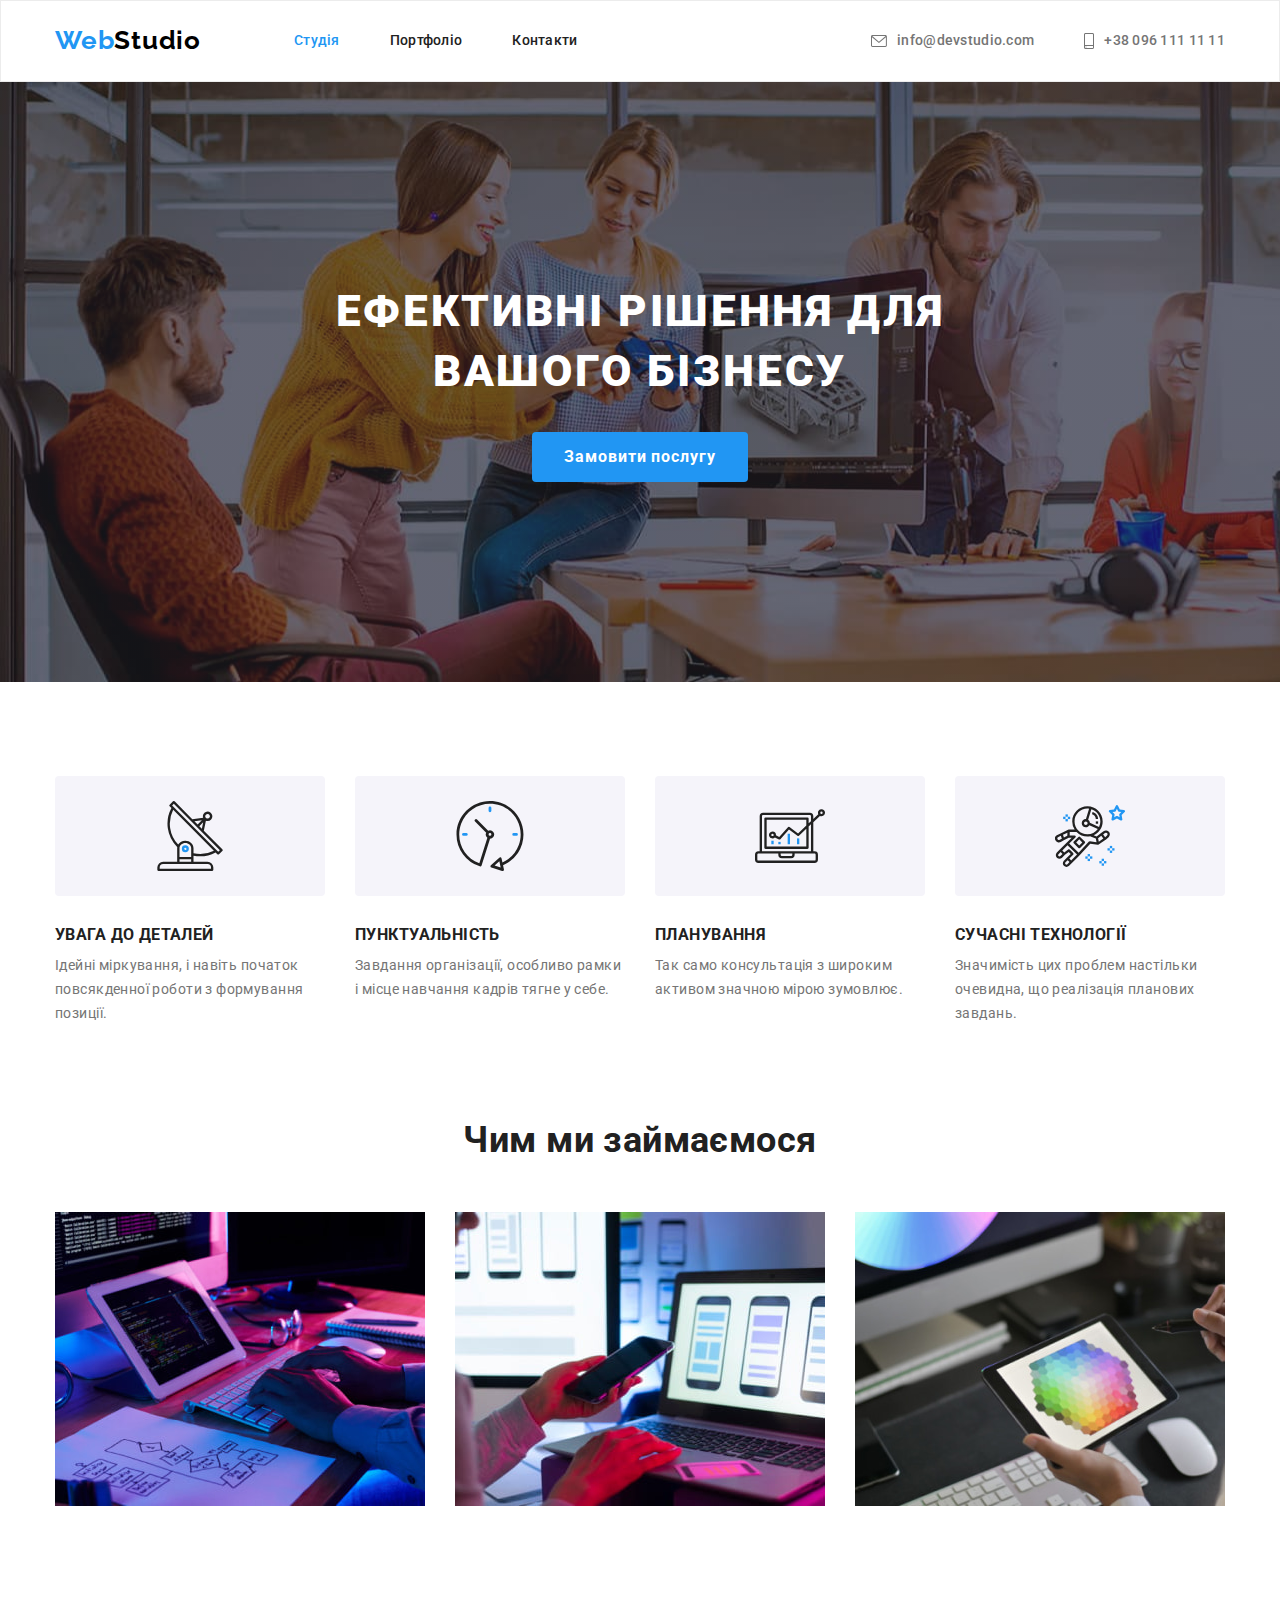
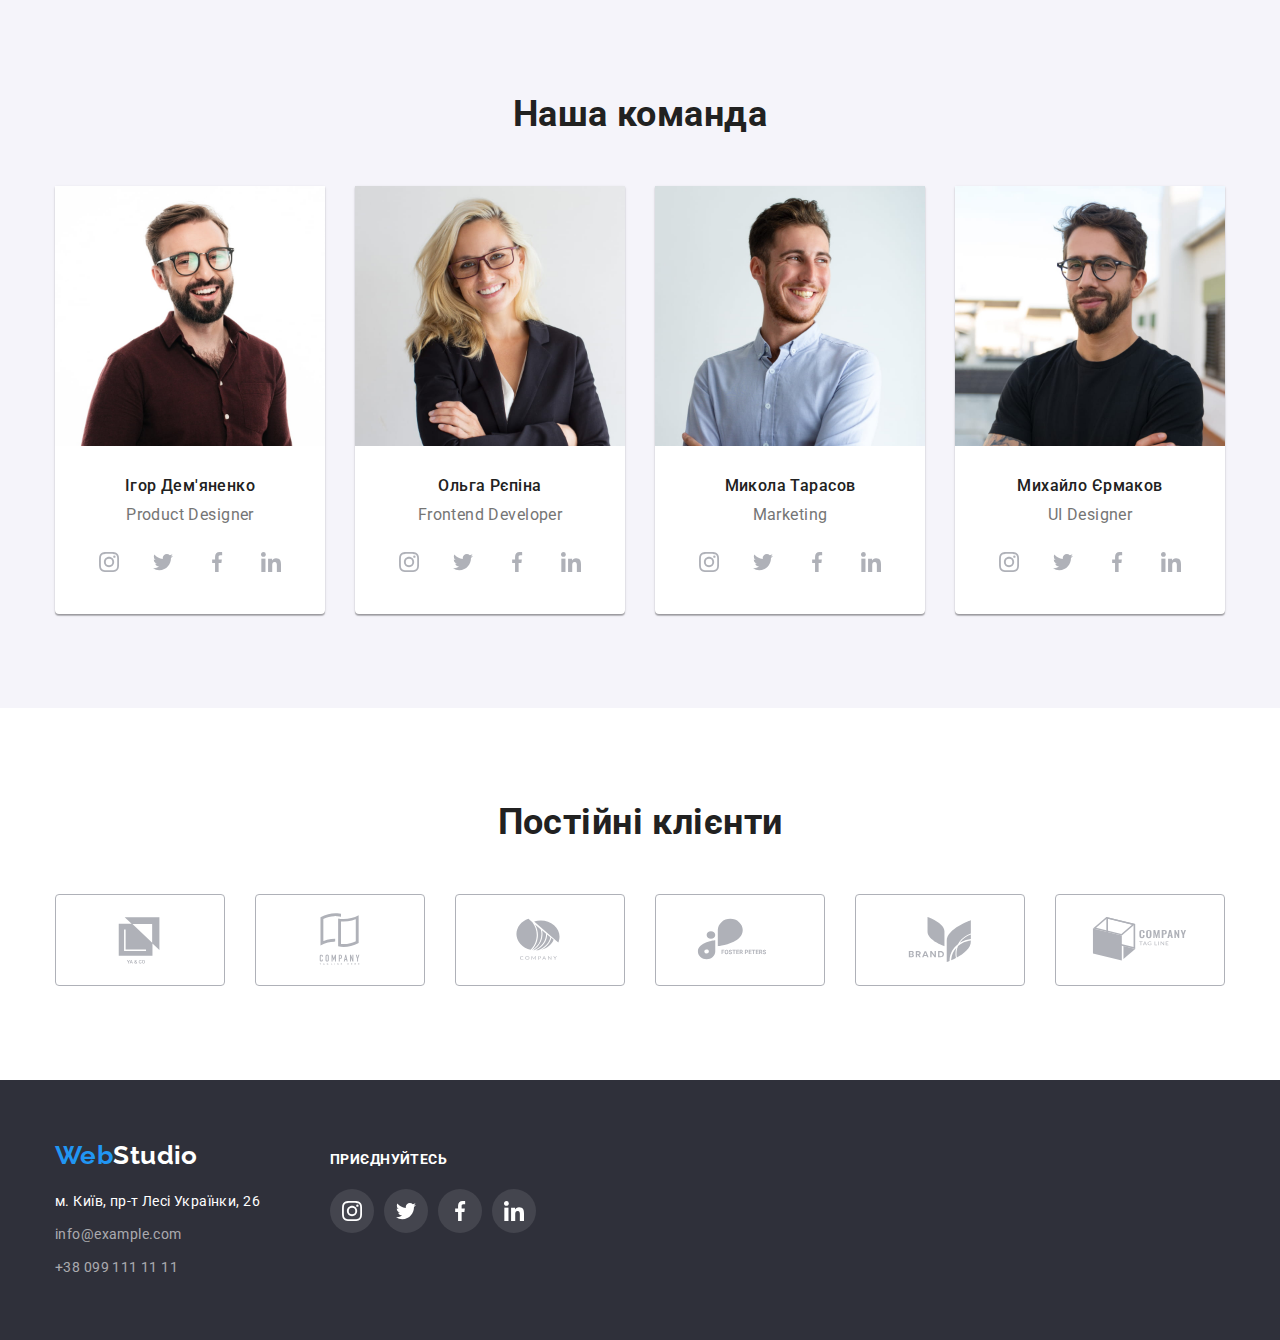
<file: index.html>
<!DOCTYPE html>
<html lang="uk">
  <head>
    <meta charset="UTF-8" />
    <meta http-equiv="X-UA-Compatible" content="IE=edge" />
    <meta name="viewport" content="width=device-width, initial-scale=1.0" />
    <title>Document</title>
    <link rel="preconnect" href="https://fonts.googleapis.com" />
    <link rel="preconnect" href="https://fonts.gstatic.com" crossorigin />
    <link
      href="https://fonts.googleapis.com/css2?family=Raleway:wght@700&family=Roboto:wght@400;500;700;900&display=swap"
      rel="stylesheet"
    />
    <link rel="stylesheet" href="https://cdnjs.cloudflare.com/ajax/libs/modern-normalize/1.1.0/modern-normalize.min.css">
    <link rel="stylesheet" href="./css/styles.css" />
  </head>
  <body>
    <!-- Site header -->
    <header class="header">
      <!-- Site navigation -->
      <div class="header-border">
              <div class="container header-nav flex">
          <nav class="main-nav flex">
        <a class="logo-nav list" href="./index.html" lang="en">
            <span class="logo-accent">Web</span>Studio
        </a>

        <ul class="site-nav list flex">
          <li class="item">
            <a class="link current" href="./index.html">Студія</a>
          </li>
          <li class="item">
            <a class="link" href="./portfolio.html">Портфоліо</a>
          </li>
          <li class="item">
            <a class="link" href="">Контакти</a>
          </li>
        </ul>
      </nav>
      <!-- Contacts of header -->
      <ul class="auth-nav list flex">
        <li class="item">
          <a class="link" href="mailto:info@devstudio.com" lang="en">
            <svg class="auth-icon" width="16" height="12">
              <use href="./images/icon/icons.svg#message"></use>
            </svg>
            info@devstudio.com
          </a>
        </li>
        <li class="item">
          <a class="link" href="tel:+380961111111">
          <svg class="auth-icon" width="10" height="16">
            <use href="./images/icon/icons.svg#tel"></use>
          </svg>
          +38 096 111 11 11
        </a>
      </li>
      </ul>
      </div>
      </div>
    </header>

    <!-- Unique page content -->
    <main>
      <!-- Hero -->
      <section class="hero">
        <div class="container hero-box flex">
            <h1 class="hero-title">Ефективні рішення для вашого бізнесу</h1>
        <button class="hero-btn" type="button">Замовити послугу</button>
        </div>
      </section>

      <!-- Features -->
      <section class="section features">
        <div class="container">
            <h2 class="section-title visually-hidden">Особливості</h2>
        <ul class="features-list list card-set">
          <li class="item card-set-item">
            <div class="icon-box flex">
              <svg class="features-icon" width="70" height="70">
              <use href="./images/icon/icons.svg#antenna"></use>
            </svg>
            </div>
            <h3 class="subtitle">УВАГА ДО ДЕТАЛЕЙ</h3>
            <p class="text">
              Ідейні міркування, і навіть початок повсякденної роботи з
              формування позиції.
            </p>
          </li>

          <li class="item card-set-item">
            <div class="icon-box flex">
              <svg class="features-icon" width="70" height="70">
              <use href="./images/icon/icons.svg#clock"></use>
            </svg>
            </div>
            <h3 class="subtitle">ПУНКТУАЛЬНІСТЬ</h3>
            <p class="text">
              Завдання організації, особливо рамки і місце навчання кадрів тягне
              у себе.
            </p>
          </li>

          <li class="item card-set-item">
            <div class="icon-box flex">
              <svg class="features-icon" width="70" height="70">
              <use href="./images/icon/icons.svg#diagram"></use>
            </svg>
            </div>
            <h3 class="subtitle">ПЛАНУВАННЯ</h3>
            <p class="text">
              Так само консультація з широким активом значною мірою зумовлює.
            </p>
          </li>

          <li class="item card-set-item">
            <div class="icon-box flex">
              <svg class="features-icon" width="70" height="70">
              <use href="./images/icon/icons.svg#astronaut"></use>
            </svg>
            </div>
            <h3 class="subtitle">СУЧАСНІ ТЕХНОЛОГІЇ</h3>
            <p class="text">
              Значимість цих проблем настільки очевидна, що реалізація планових
              завдань.
            </p>
          </li>
        </ul>
        </div>
      </section>

      <!-- Work -->
      <section class="section work no-padding">
        <div class="container">
             <h2 class="section-title work-title">Чим ми займаємося</h2>
        <ul class="work-list list card-set">
          <li class="item card-set-item">
            <img 
              src="./images/Work/img-1.jpg" 
              alt="Робочий стіл з ноутбуком та планшетом, людина набирає код" 
              width="370" height="294" />
          </li>
          <li class="item card-set-item">
            <img 
              src="./images/Work/img-2.jpg" 
              alt="Ноутбук із зображенням трьох прототипів інтерфейсу для смартфону" 
              width="370" height="294"/>
          </li>
          <li class="item card-set-item">
            <img
              src="./images/Work/img-3.jpg"
              alt="Планшет з палітрою кольорів на фоні робочого столу"
              width="370" height="294"/>
          </li>
        </ul>
        </div>
      </section>

      <!-- Team -->
      <section class="section team">
        <div class="container">
            <h2 class="section-title">Наша команда</h2>
        <ul class="team-list list card-set">
          <li class="item card-set-item">
            <img class="photo"
              src="./images/Team/img-1.jpg"
              alt="Чоловік в коричневій рубашці, який посміхається"
              width="270" height="260"/>
            <div class="subtitle-box">
              <h3 class="subtitle">Ігор Дем'яненко</h3>
              <p lang="en" class="text">Product Designer</p>
              <ul class="team-social-list list">
                <li class="item">
                  <a class="social-link" href="" target="_blank" rel="noopener nofollower" aria-label="Instagram">
                    <svg class="team-icon" width="20" height="20">
                      <use href="./images/icon/icons.svg#instagram"></use>
                    </svg>
                  </a>
                </li>
                <li class="item">
                  <a class="social-link" href="" target="_blank" rel="noopener nofollower" aria-label="Twitter">
                    <svg class="team-icon" width="20" height="20">
                      <use href="./images/icon/icons.svg#twitter"></use>
                    </svg>
                  </a>
                </li>
                <li class="item">
                  <a class="social-link" href="" target="_blank" rel="noopener nofollower" aria-label="Facebook">
                    <svg class="team-icon" width="20" height="20">
                      <use href="./images/icon/icons.svg#facebook"></use>
                    </svg>
                  </a>
                </li>
                <li class="item">
                  <a class="social-link" href="" target="_blank" rel="noopener nofollower" aria-label="LinkedIn">
                    <svg class="team-icon" width="20" height="20">
                      <use href="./images/icon/icons.svg#linkedin"></use>
                    </svg>
                  </a>
                </li>
              </ul>
            </div>
          </li>
          <li class="item card-set-item">
            <img class="photo" 
              src="./images/Team/img-2.jpg" 
              alt="Жінка в чорному піджаку та окулярах посміхається" 
              width="270" height="260" />
            <div class="subtitle-box">
              <h3 class="subtitle">Ольга Рєпіна</h3>
              <p lang="en" class="text">Frontend Developer</p>
              <ul class="team-social-list list">
                <li class="item">
                  <a class="social-link" href="" target="_blank" rel="noopener nofollower" aria-label="Instagram">
                    <svg class="team-icon" width="20" height="20">
                      <use href="./images/icon/icons.svg#instagram"></use>
                    </svg>
                  </a>
                </li>
                <li class="item">
                  <a class="social-link" href="" target="_blank" rel="noopener nofollower" aria-label="Twitter">
                    <svg class="team-icon" width="20" height="20">
                      <use href="./images/icon/icons.svg#twitter"></use>
                    </svg>
                  </a>
                </li>
                <li class="item">
                  <a class="social-link" href="" target="_blank" rel="noopener nofollower" aria-label="Facebook">
                    <svg class="team-icon" width="20" height="20">
                      <use href="./images/icon/icons.svg#facebook"></use>
                    </svg>
                  </a>
                </li>
                <li class="item">
                  <a class="social-link" href="" target="_blank" rel="noopener nofollower" aria-label="LinkedIn">
                    <svg class="team-icon" width="20" height="20">
                      <use href="./images/icon/icons.svg#linkedin"></use>
                    </svg>
                  </a>
                </li>
              </ul>
            </div>
          </li>
          <li class="item card-set-item">
            <img class="photo"
              src="./images/Team/img-3.jpg"
              alt="Чоловік дивитися в бік від об'єктиву і посміхається"
              width="270" height="260"/>
            <div class="subtitle-box">
              <h3 class="subtitle">Микола Тарасов</h3>
              <p lang="en" class="text">Marketing</p>
              <ul class="team-social-list list">
                <li class="item">
                  <a class="social-link" href="" target="_blank" rel="noopener nofollower" aria-label="Instagram">
                    <svg class="team-icon" width="20" height="20">
                      <use href="./images/icon/icons.svg#instagram"></use>
                    </svg>
                  </a>
                </li>
                <li class="item">
                  <a class="social-link" href="" target="_blank" rel="noopener nofollower" aria-label="Twitter">
                    <svg class="team-icon" width="20" height="20">
                      <use href="./images/icon/icons.svg#twitter"></use>
                    </svg>
                  </a>
                </li>
                <li class="item">
                  <a class="social-link" href="" target="_blank" rel="noopener nofollower" aria-label="Facebook">
                    <svg class="team-icon" width="20" height="20">
                      <use href="./images/icon/icons.svg#facebook"></use>
                    </svg>
                  </a>
                </li>
                <li class="item">
                  <a class="social-link" href="" target="_blank" rel="noopener nofollower" aria-label="LinkedIn">
                    <svg class="team-icon" width="20" height="20">
                      <use href="./images/icon/icons.svg#linkedin"></use>
                    </svg>
                  </a>
                </li>
              </ul>
            </div>
          </li>
          <li class="item card-set-item">
            <img class="photo" 
              src="./images/Team/img-4.jpg" 
              alt="Чоловік в чорній футболці та окулярах" 
              width="270" height="260" />
            <div class="subtitle-box">
              <h3 class="subtitle">Михайло Єрмаков</h3>
              <p lang="en" class="text">UI Designer</p>
              <ul class="team-social-list list">
                <li class="item">
                  <a class="social-link" href="" target="_blank" rel="noopener nofollower" aria-label="Instagram">
                    <svg class="team-icon" width="20" height="20">
                      <use href="./images/icon/icons.svg#instagram"></use>
                    </svg>
                  </a>
                </li>
                <li class="item">
                  <a class="social-link" href="" target="_blank" rel="noopener nofollower" aria-label="Twitter">
                    <svg class="team-icon" width="20" height="20">
                      <use href="./images/icon/icons.svg#twitter"></use>
                    </svg>
                  </a>
                </li>
                <li class="item">
                  <a class="social-link" href="" target="_blank" rel="noopener nofollower" aria-label="Facebook">
                    <svg class="team-icon" width="20" height="20">
                      <use href="./images/icon/icons.svg#facebook"></use>
                    </svg>
                  </a>
                </li>
                <li class="item">
                  <a class="social-link" href="" target="_blank" rel="noopener nofollower" aria-label="LinkedIn">
                    <svg class="team-icon" width="20" height="20">
                      <use href="./images/icon/icons.svg#linkedin"></use>
                    </svg>
                  </a>
                </li>
              </ul>
            </div>
          </li>
        </ul>
        </div>
      </section>

      <!-- Client -->
      <section class="section client">
        <div class="container">
        <h2 class="section-title">Постійні клієнти</h2>
        <ul class="client-list list">
          <li class="item">
            <a class="client-link" href="" target="_blank" rel="noopener nofollower">
              <svg class="client-icon" width="106" height="60">
                <use href="./images/icon/icons.svg#client-1"></use>
              </svg>
            </a>
          </li>
          <li class="item">
            <a class="client-link" href="" target="_blank" rel="noopener nofollower">
              <svg class="client-icon" width="106" height="60">
                <use href="./images/icon/icons.svg#client-2"></use>
              </svg>
            </a>
          </li>
          <li class="item">
             <a class="client-link" href="" target="_blank" rel="noopener nofollower">
              <svg class="client-icon" width="106" height="60">
                <use href="./images/icon/icons.svg#client-3"></use>
              </svg>
            </a>
          </li>
          <li class="item">
             <a class="client-link" href="" target="_blank" rel="noopener nofollower">
              <svg class="client-icon" width="106" height="60">
                <use href="./images/icon/icons.svg#client-4"></use>
              </svg>
            </a>
          </li>
          <li class="item">
             <a class="client-link" href="" target="_blank" rel="noopener nofollower">
              <svg class="client-icon" width="106" height="60">
                <use href="./images/icon/icons.svg#client-5"></use>
              </svg>
            </a>
          </li>
          <li class="item">
             <a class="client-link" href="" target="_blank" rel="noopener nofollower">
              <svg class="client-icon" width="106" height="60">
                <use href="./images/icon/icons.svg#client-6"></use>
              </svg>
            </a>
          </li>
        </ul>
      </div>
      </section>
    </main>

    <!-- Site footer -->
    <footer class="footer">
      <div class="container flex">
        <div class="footer-box flex">
          <a class="footer-logo" href="./index.html" lang="en">
            <span class="logo-accent">Web</span>Studio
          </a>
        <address>
        <ul class="footer-contacts list flex">
          <li class="footer-link">
            <a class="link address" href="https://goo.gl/maps/7B43qDcCQsnkixif7" target="_blank" rel="noopener noreferrer">
              м. Київ, пр-т Лесі Українки, 26
            </a>
          </li>
          <li class="footer-link">
            <a class="link touch" href="mailto:info@example.com" lang="en">info@example.com</a>
          </li>
          <li class="footer-link">
            <a class="link touch" href="tel:+380991111111">+38 099 111 11 11</a>
          </li>
        </ul>
      </address>
        </div>

      <!-- Join -->
      <div class="join flex">
        <h2 class="join-title"><em class="join-title-em">Приєднуйтесь</em></h2>
        <ul class="join-list list">
          <li class="item">
            <a class="join-link" href="" target="_blank" rel="noopener nofollower" aria-label="Instagram">
              <svg class="join-icon" width="20" height="20">
                <use href="./images/icon/icons.svg#instagram"></use>
              </svg>
            </a>
          </li>
          <li class="item">
            <a class="join-link" href="" target="_blank" rel="noopener nofollower" aria-label="Twitter">
              <svg class="join-icon" width="20" height="20">
                <use href="./images/icon/icons.svg#twitter"></use>
              </svg>
            </a>
          </li>
          <li class="item">
            <a class="join-link" href="" target="_blank" rel="noopener nofollower" aria-label="Facebook">
              <svg class="join-icon" width="20" height="20">
                <use href="./images/icon/icons.svg#facebook"></use>
              </svg>
            </a>
          </li>
          <li class="item">
            <a class="join-link" href="" target="_blank" rel="noopener nofollower" aria-label="LinkedIn">
              <svg class="join-icon" width="20" height="20">
                <use href="./images/icon/icons.svg#linkedin"></use>
              </svg>
            </a>
          </li>
        </ul>
      </div>
      </div>
    </footer>
  </body>
</html>
</file>
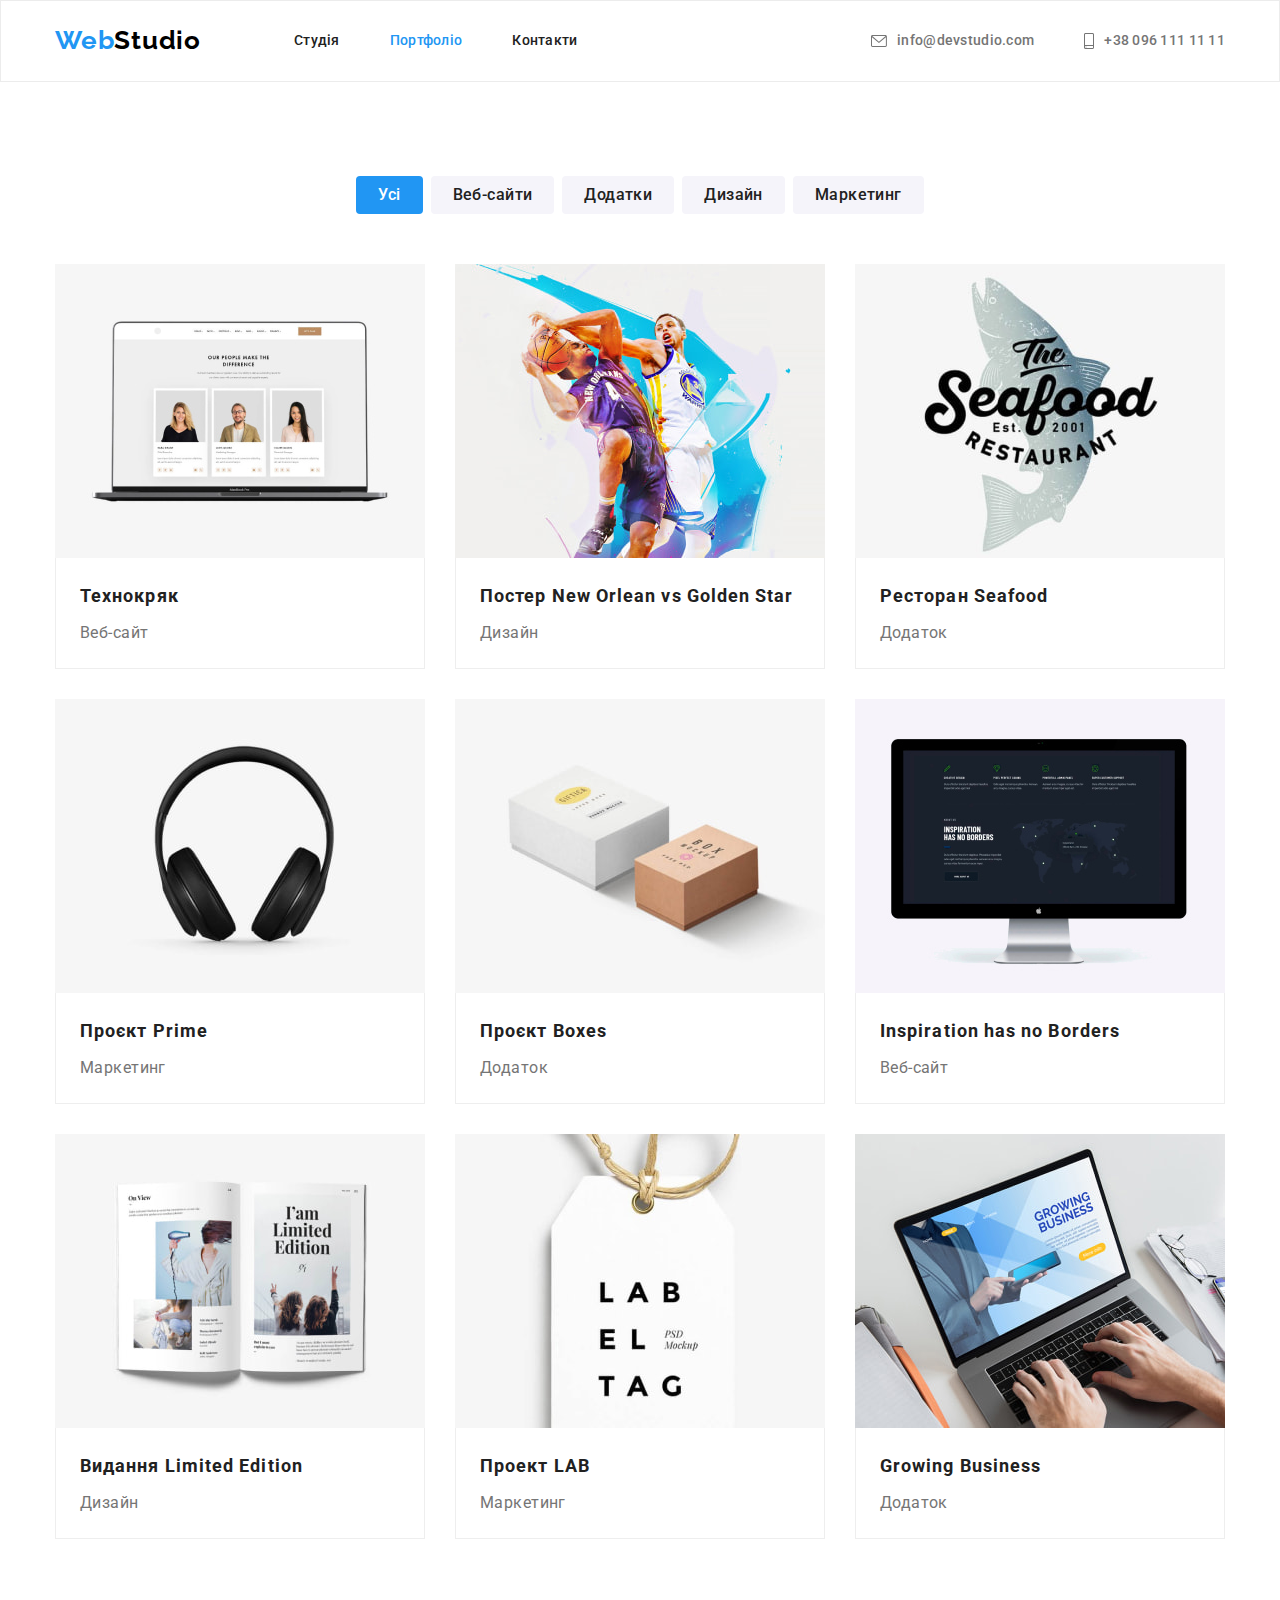
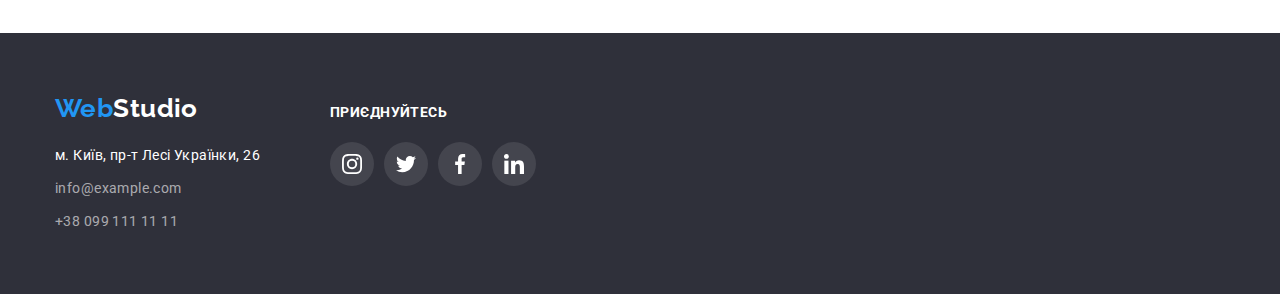
<file: portfolio.html>
<!DOCTYPE html>
<html lang="uk">
<head>
    <meta charset="UTF-8">
    <meta http-equiv="X-UA-Compatible" content="IE=edge">
    <meta name="viewport" content="width=device-width, initial-scale=1.0">
    <title>Document</title>
    <link rel="preconnect" href="https://fonts.googleapis.com">
    <link rel="preconnect" href="https://fonts.gstatic.com" crossorigin>
    <link href="https://fonts.googleapis.com/css2?family=Raleway:wght@700&family=Roboto:wght@400;500;700;900&display=swap"
        rel="stylesheet">
        <link rel="stylesheet" href="https://cdnjs.cloudflare.com/ajax/libs/modern-normalize/1.1.0/modern-normalize.min.css">
    <link rel="stylesheet" href="./css/styles.css">
</head>
<body>
    <!--Site header-->
    <header class="header">
      <div class="header-border">
              <!-- Site navigation -->
      <div class="container header-nav flex">
          <nav class="main-nav flex">
        <a class="logo-nav list" href="./index.html" lang="en">
            <span class="logo-accent">Web</span>Studio
        </a>
        <ul class="site-nav list flex">
          <li class="item">
            <a class="link" href="./index.html">Студія</a>
        </li>
          <li class="item">
            <a class="link current" href="./portfolio.html">Портфоліо</a>
        </li>
          <li class="item">
            <a class="link" href="">Контакти</a>
        </li>
        </ul>
      </nav>
      <!-- Contacts of header -->
      <ul class="auth-nav list flex">
        <li class="item">
            <a class="link" href="mailto:info@devstudio.com" lang="en">
                <svg class="auth-icon" width="16" height="12">
                    <use href="./images/icon/icons.svg#message"></use>
                </svg>
            info@devstudio.com</a>
        </li>
        <li class="item">
            <a class="link" href="tel:+380961111111">
                <svg class="auth-icon" width="10" height="16">
                    <use href="./images/icon/icons.svg#tel"></use>
                </svg>
            +38 096 111 11 11</a>
        </li>
      </ul>
      </div>
      </div>
    </header>

    <!-- Unique page content -->
    <main>
    <!-- Portfolio -->
    <section class="section portfolio">
        <div class="container">
            <h1 class="visually-hidden">Портфоліо</h1>
        <!-- Portfolio-button -->
        <ul class="portfolio-list list flex">
            <li class="item">
                <button class="portfolio-btn current" type="button">Усі</button>
            </li>
            <li class="item">
                <button class="portfolio-btn" type="button">Веб-сайти</button>
            </li>
            <li class="item">
                <button class="portfolio-btn" type="button">Додатки</button>
            </li>
            <li class="item">
                <button class="portfolio-btn" type="button">Дизайн</button>
            </li>
            <li class="item">
                <button class="portfolio-btn" type="button">Маркетинг</button>
            </li>
        </ul>

        <!-- Portfolio-examples -->
        <ul class="portfolio-examples list card-set">
            <li class="item card-set-item">
              <a class="examples-box" href="">
                <img src="./images/Portfolio/img-1.jpg" alt="Вебсайт на екрані ноутбука" width="370" height="294">
                <div class="title-box">
                    <h2 class="title">Технокряк</h2>
                    <p class="text">Веб-сайт</p>
                </div>
              </a>
            </li>
            <li class="item card-set-item">
              <a href="" class="examples-box" >
                <img src="./images/Portfolio/img-2.jpg" alt="Два баскетболісти" width="370" height="294">
                <div class="title-box">
                    <h2 class="title">Постер New Orlean vs Golden Star</h2>
                    <p class="text">Дизайн</p>
                </div>
              </a>
            </li>
            <li class="item card-set-item">
              <a class="examples-box" href="">
                <img src="./images/Portfolio/img-3.jpg" alt="Логотип ресторану" width="370" height="294">
                <div class="title-box">
                    <h2 class="title">Ресторан Seafood</h2>
                    <p class="text">Додаток</p>
                </div>
              </a>
            </li>
            <li class="item card-set-item">
              <a class="examples-box" href="">
                <img src="./images/Portfolio/img-4.jpg" alt="Наушники" width="370" height="294">
                <div class="title-box">
                    <h2 class="title">Проєкт Prime</h2>
                    <p class="text">Маркетинг</p>
                </div>
              </a>
                
            </li>
            <li class="item card-set-item">
              <a class="examples-box" href="">
                <img src="./images/Portfolio/img-5.jpg" alt="Дві коробки" width="370" height="294">
                <div class="title-box">
                    <h2 class="title">Проєкт Boxes</h2>
                    <p class="text">Додаток</p>
                </div>
              </a>
                
            </li>
            <li class="item card-set-item">
              <a class="examples-box" href="">
                <img src="./images/Portfolio/img-6.jpg" alt="Веб-сайт на моніторі" width="370" height="294">
                <div class="title-box">
                    <h2 class="title">Inspiration has no Borders</h2>
                    <p class="text">Веб-сайт</p>
                </div>
              </a>
                
            </li>
            <li class="item card-set-item">
              <a class="examples-box" href="">
                <img src="./images/Portfolio/img-7.jpg" alt="Дві сторінки видання" width="370" height="294">
                <div class="title-box">
                    <h2 class="title">Видання Limited Edition</h2>
                    <p class="text">Дизайн</p>
                </div>
              </a>
                
            </li>
            <li class="item card-set-item">
              <a class="examples-box" href="">
                <img src="./images/Portfolio/img-8.jpg" alt="Бірка з написом" width="370" height="294">
                <div class="title-box">
                    <h2 class="title">Проект LAB</h2>
                    <p class="text">Маркетинг</p>
                </div>
              </a>
                
            </li>
            <li class="item card-set-item">
              <a class="examples-box" href="">
                <img src="./images/Portfolio/img-9.jpg" alt="Веб-сайт на екрані ноутбука" width="370" height="294">
                <div class="title-box">
                    <h2 class="title">Growing Business</h2>
                    <p class="text">Додаток</p>
                </div>
              </a>
                
            </li>
        </ul>
        </div>
    </section>
    </main>

    <!-- Site footer -->
    <footer class="footer">
      <div class="container flex">
        <div class="footer-box flex">
          <a class="footer-logo" href="./index.html" lang="en">
            <span class="logo-accent">Web</span>Studio
          </a>
        <address>
        <ul class="footer-contacts list flex">
          <li class="footer-link">
            <a class="link address" href="https://goo.gl/maps/7B43qDcCQsnkixif7" target="_blank" rel="noopener noreferrer">
              м. Київ, пр-т Лесі Українки, 26
            </a>
          </li>
          <li class="footer-link">
            <a class="link touch" href="mailto:info@example.com" lang="en">info@example.com</a>
          </li>
          <li class="footer-link">
            <a class="link touch" href="tel:+380991111111">+38 099 111 11 11</a>
          </li>
        </ul>
      </address>
        </div>

      <!-- Join -->
      <div class="join flex">
        <h2 class="join-title"><em class="join-title-em">Приєднуйтесь</em></h2>
        <ul class="join-list list">
          <li class="item">
            <a class="join-link" href="" target="_blank" rel="noopener nofollower" aria-label="Instagram">
              <svg class="join-icon" width="20" height="20">
                <use href="./images/icon/icons.svg#instagram"></use>
              </svg>
            </a>
          </li>
          <li class="item">
            <a class="join-link" href="" target="_blank" rel="noopener nofollower" aria-label="Twitter">
              <svg class="join-icon" width="20" height="20">
                <use href="./images/icon/icons.svg#twitter"></use>
              </svg>
            </a>
          </li>
          <li class="item">
            <a class="join-link" href="" target="_blank" rel="noopener nofollower" aria-label="Facebook">
              <svg class="join-icon" width="20" height="20">
                <use href="./images/icon/icons.svg#facebook"></use>
              </svg>
            </a>
          </li>
          <li class="item">
            <a class="join-link" href="" target="_blank" rel="noopener nofollower" aria-label="LinkedIn">
              <svg class="join-icon" width="20" height="20">
                <use href="./images/icon/icons.svg#linkedin"></use>
              </svg>
            </a>
          </li>
        </ul>
      </div>
      </div>
    </footer>
</body>
</html>
</file>
<file: css/styles.css>
:root {
    --accent-color: #2196F3;
    --primary-white-color: #FFFFFF;

    /* bg color */
    --secondary-bg-color: #F5F4FA;
    --hero-footer-bgc: #2F303A;

    /* text color */
    --primary-text-color: #757575;
    --title-text-color: #212121;
    --primary-black-color: #000000;
    --contacts-footer-color: rgba(255, 255, 255, 0.6);

    /* for border */
    --header-border-cl: #ECECEC;
    --portfolio-border-cl: #EEEEEE;

    /* for flex */
    --indent: 30px;
    --item: 3;

    /* for svg */
    --svg-primary-color: #AFB1B8;
    --svg-bgc-footer: rgba(255, 255, 255, 0.1);

}

body {
    color: var(--primary-text-color);
    background-color: var(--primary-white-color);

    font-family: 'Roboto', sans-serif;
    font-size: 14px;
    letter-spacing: 0.03em;
}

/* Утиліти */
.list {
    margin: 0;
    padding: 0;
    list-style: none;
}

.container {
    margin-left: auto;
    margin-right: auto;
    width: 1200px;
    padding-left: 15px;
    padding-right: 15px;
}

h1, h2, h3, h4, h5, h6, p {
    margin-top: 0;
    margin-bottom: 0;
}

section {
    padding-top: 94px;
    padding-bottom: 94px;
}

.no-padding {
    padding-top: 0;
}

img {
    display: block;
    max-width: 100%;
    height: auto;
}

.subtitle {
    margin-bottom: 10px;
}

img {
    display: block;
    max-width: 100%;
    height: auto;
}

/* For flex */
.flex {
    display: flex;
}

.card-set {
    display: flex;
    flex-wrap: wrap;
    gap: var(--indent);
}

.card-set-item {
    flex-basis: calc((100% - var(--indent) * (var(--item) - 1)) / var(--item));
}

/* Visually hidden */
.visually-hidden {
    position: absolute;
    width: 1px;
    height: 1px;
    margin: -1px;
    border: 0;
    padding: 0;
    white-space: nowrap;
    clip-path: inset(100%);
    clip: rect(0 0 0 0);
    overflow: hidden;
}

/* Page "Студія" */

/* Header */
.header .header-border {
    margin-left: auto;
    margin-right: auto;
    border: 1px solid var(--header-border-cl);
    max-width: 1600px;
}

.header-nav,
.main-nav {
    align-items: center;
}

/* Logo-nav */
.logo-nav {
    display: block;
    margin-right: 93px;

    color: var(--primary-black-color);

    font-family: 'Raleway', sans-serif;
    font-weight: 700;
    font-size: 26px;
    line-height: 1.2;
    letter-spacing: 0.03em;
    text-decoration: none;
}

.logo-nav .logo-accent {
    color: var(--accent-color);
}

/* Site-nav */
.site-nav .link {
    display: block;
    padding-top: 32px;
    padding-bottom: 32px;

    color: var(--title-text-color);

    font-weight: 500;
    line-height: 1.14;
    letter-spacing: 0.02em;

    text-decoration: none;
}

.site-nav .link:hover,
.site-nav .link:focus {
    color: var(--accent-color);
}

.site-nav .link.current {
    color: var(--accent-color);
}

/* Auth-nav */
.auth-nav {
    margin-left: auto;
}

.auth-nav .link {
    display: flex;
    gap: 10px;
    padding-top: 32px;
    padding-bottom: 32px;

    color: var(--primary-text-color);

    font-weight: 500;
    line-height: 1.14;
    letter-spacing: 0.02em;
    
    text-decoration: none;
}

.auth-icon {
    align-self: center;
    fill: currentColor;
}

.auth-nav .link:hover,
.auth-nav .link:focus {
    color: var(--accent-color);
}

/* Site- and auth-nav */
.site-nav>.item:not(:last-child),
.auth-nav>.item:not(:last-child) {
    margin-right: 50px;
}

/* Hero */
.hero {
    padding-top: 200px;
    padding-bottom: 200px;

    background-image: linear-gradient(to right, rgba(47, 48, 58, 0.4), rgba(47, 48, 58, 0.4)), url(../images/hero/hero-img.jpg);
    background-color: var(--hero-footer-bgc);

    max-width: 1600px;
    margin-left: auto;
    margin-right: auto;

}

.hero-box {
    flex-direction: column;
    align-items: center;
}

.hero .hero-title {
    margin-bottom: 30px;
    width: 696px;

    color: var(--primary-white-color);

    font-weight: 900;
    font-size: 44px;
    line-height: 1.36;
    text-align: center;
    letter-spacing: 0.06em;
    text-transform: uppercase;
}

.hero-btn {
    display: block;
    min-width: 216px;
    padding: 10px 32px;
    border-radius: 4px;
    border: 0;

    background-color: var(--accent-color);
    color: var(--primary-white-color);

    font-family: inherit;
    font-weight: 700;
    font-size: 16px;
    line-height: 1.88;
    text-align: center;
    letter-spacing: 0.06em;

    cursor: pointer;
}

/* Section */
.section-title {
    margin-bottom: 50px;
    color: var(--title-text-color);

    font-size: 36px;
    line-height: 1.16;
    text-align: center;
}

/* Features */
.features-list > .card-set-item {
    --item: 4;
}

.features-list .icon-box {
    width: 270px;
    height: 120px;
    margin-bottom: 30px;

    align-items: center;
    justify-content: center;
    border-radius: 4px;

    background-color: var(--secondary-bg-color);
}

.features-list .subtitle {
    color: var(--title-text-color);

    line-height: 1.14;
    text-transform: uppercase;
}

.features-list .text {
    line-height: 1.71;
}

/* Work */

/* Team */
.section.team {
    background-color: var(--secondary-bg-color);
}

.team-list > .card-set-item {
    --item: 4;
    
    box-shadow: 0px 1px 3px rgba(0, 0, 0, 0.12), 0px 1px 1px rgba(0, 0, 0, 0.14), 0px 2px 1px rgba(0, 0, 0, 0.2);
    border-radius: 0px 0px 4px 4px;

    background-color: var(--primary-white-color);
}

.team-list .subtitle-box {
    padding-top: 30px;
    padding-bottom: 30px;
    padding-left: 10px;
    padding-right: 10px;
}

.team-list .subtitle {
    color: var(--title-text-color);

    font-weight: 500;
    font-size: 16px;
    line-height: 1.19;
    text-align: center;
}

.team-list .text {
    font-size: 16px;
    line-height: 1.19;
    text-align: center;

    margin-bottom: 16px;
}

.team-social-list {
    display: flex;
    align-items: center;
    justify-content: center;
    gap: 10px;
    
}

.team-social-list .social-link {
    display: flex;
    width: 44px;
    height: 44px;
    border-radius: 50%;

    align-items: center;
    justify-content: center;

    color: var(--svg-primary-color);
}

.team-social-list .social-link:hover,
.team-social-list .social-link:focus {
    background-color: var(--accent-color);
    color: var(--primary-white-color);
}

.team-social-list .team-icon {
    fill: currentColor;
}

/* Client */
.client-list {
    display: flex;
    gap: var(--indent);

    align-items: center;
    justify-content: center;
}

.client-list .client-link {
    display: flex;
    width: 170px;
    height: 92px;
    border: 1px solid var(--svg-primary-color);
    border-radius: 4px;

    align-items: center;
    justify-content: center;

    color: var(--svg-primary-color);
}

.client-link:hover,
.client-link:focus {
    border: 1px solid var(--accent-color);
    color: var(--accent-color)
}

.client-list .client-icon {
    fill: currentColor;
}

/* Footer */
.footer {
    padding-top: 60px;
    padding-bottom: 60px;

    background-color: var(--hero-footer-bgc)
}

.footer-logo {
    display: block;
    margin-bottom: 20px;

    color: var(--primary-white-color);

    font-family: 'Raleway';
    font-style: normal;
    font-weight: 700;
    font-size: 26px;
    line-height: 1.19;

    text-decoration: none;
}

.footer-logo .logo-accent {
    color: var(--accent-color);
}

.footer-contacts .link {
    color: var(--contacts-footer-color);

    line-height: 1.71;
    font-style: normal;

    text-decoration: none;
}

.footer-contacts .address {
    color: var(--primary-white-color);
}

.footer-contacts .touch:hover,
.footer-contacts .touch:focus {
    color: var(--accent-color);
}

.footer-link:not(:last-child) {
    margin-bottom: 9px;
}

.footer .flex {
    align-items: baseline;
}

.footer-box,
.footer-contacts {
    flex-direction: column;
}

/* Join */
.join {
    flex-direction: column;
    align-items: baseline;

    margin-left: 70px;
}

.join-title {
    margin-bottom: 20px;
}

.join-title-em {
    font-style: normal;
    font-size: 14px;
    font-weight: 700;
    line-height: 1.14;
    text-transform: uppercase;
    
    color: var(--primary-white-color)
}

.join-list {
    display: flex;
    align-items: center;
    gap: 10px;
}

.join-list .join-link {
    display: flex;
    width: 44px;
    height: 44px;
    border-radius: 50%;

    align-items: center;
    justify-content: center;

    color: var(--primary-white-color);
    background-color: var(--svg-bgc-footer);
}

.join-list .join-link:hover,
.join-list .join-link:focus {
    background-color: var(--accent-color);
}

.join-list .join-icon {
    fill: currentColor;
}


/* Page "Портфоліо" */

/* Portfolio-button */
.portfolio-list {
    justify-content: center;
    gap: 8px;
    margin-bottom: 50px;
}

.portfolio-list .portfolio-btn {
    padding: 6px 22px;
    border-radius: 4px;
    border: 0;

    background-color: var(--secondary-bg-color);
    color: var(--title-text-color);

    font-family: inherit;
    font-weight: 500;
    font-size: 16px;
    line-height: 1.63;
    text-align: center;
    letter-spacing: inherit;

    cursor: pointer;
}

.portfolio-list .portfolio-btn:hover,
.portfolio-list .portfolio-btn:focus {
    background-color: var(--accent-color);
    color: var(--primary-white-color);

    box-shadow: 0px 3px 1px rgba(0, 0, 0, 0.1), 0px 1px 2px rgba(0, 0, 0, 0.08), 0px 2px 2px rgba(0, 0, 0, 0.12);
}

.portfolio-btn.current {
    background-color: var(--accent-color);
    color: var(--primary-white-color);
}

/* Portfolio-examples */
.portfolio-examples .examples-box {
    display: block;
    text-decoration: none;
}

.examples-box:hover,
.examples-box:focus {
    box-shadow: 0px 1px 1px rgb(0 0 0 / 12%), 0px 4px 4px rgb(0 0 0 / 6%), 1px 4px 6px rgb(0 0 0 / 16%);
}


.portfolio-examples .title-box {
    padding-top: 20px;
    padding-bottom: 20px;
    padding-left: 24px;
    padding-right: 24px;

    border: 1px solid var(--portfolio-border-cl);
    border-top: 0;
}

.portfolio-examples .title {
    text-decoration: none;
    margin-bottom: 4px;

    color: var(--title-text-color);
        
    font-size: 18px;
    line-height: 2;
    letter-spacing: 0.06em;
}

.portfolio-examples .text {
    color: var(--primary-text-color);

    font-size: 16px;
    line-height: 1.88;
}
</file>
